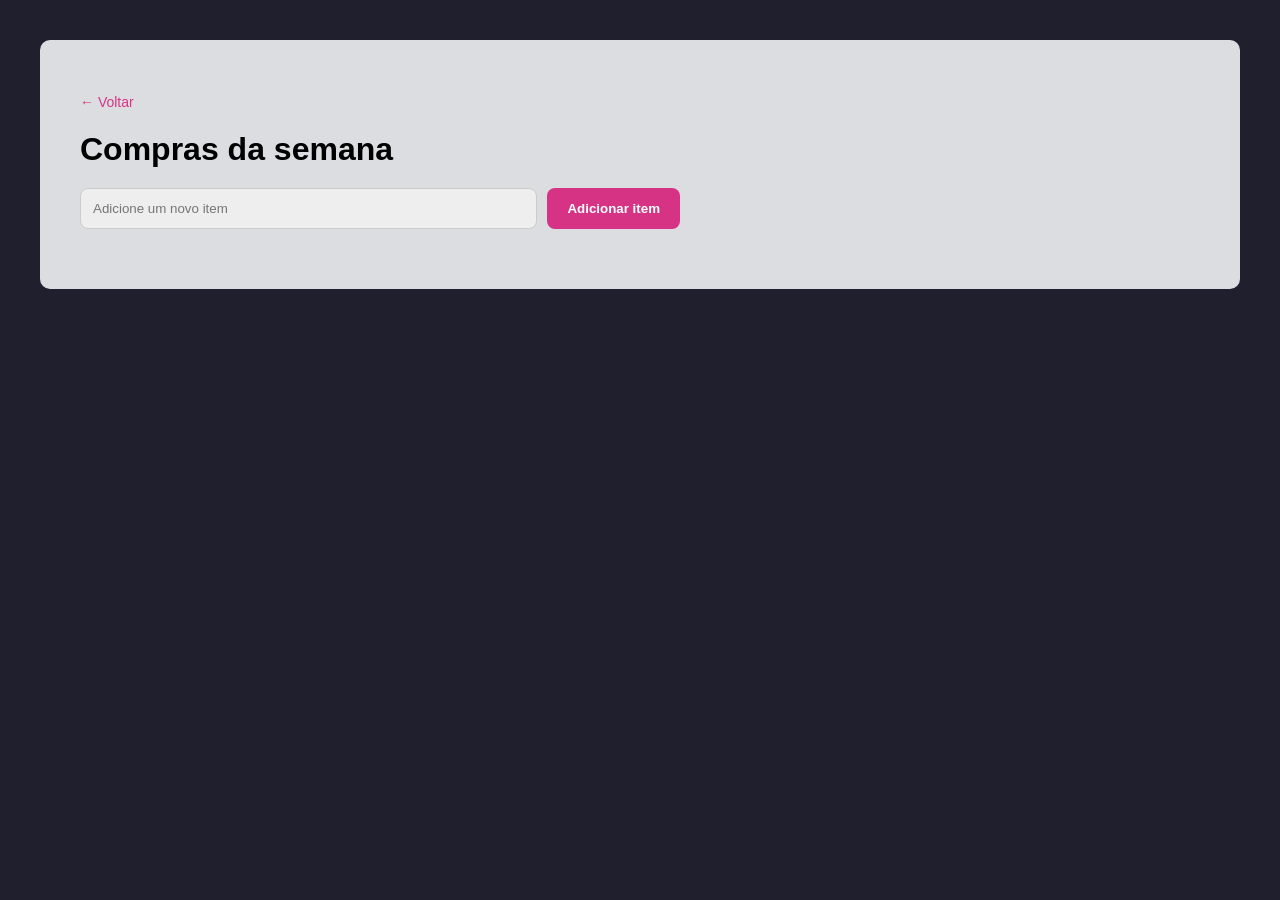
<file: atividade04/index.html>
<!DOCTYPE html>
<html lang="pt-br">
<head>
  <meta charset="UTF-8">
  <meta name="viewport" content="width=device-width, initial-scale=1.0">
  <title>Lista</title>
  <link rel="stylesheet" href="assets/css/style.css">
</head>
<body>

  <div class="wrapper">
    <div class="container">
      <p class="voltar">← Voltar</p>
      <h1>Compras da semana</h1>

      <div class="input-group">
        <input type="text" id="inputItem" placeholder="Adicione um novo item">
        <button id="btnAdd">Adicionar item</button>
      </div>

      <ul id="lista"></ul>

      <div id="toast" class="toast">
        <span>⚠ O item foi removido da lista</span>
        <span onclick="fecharToast()">✕</span>
      </div>
    </div>
  </div>

  <script src="assets/js/java.js"></script>
</body>
</html>
</file>
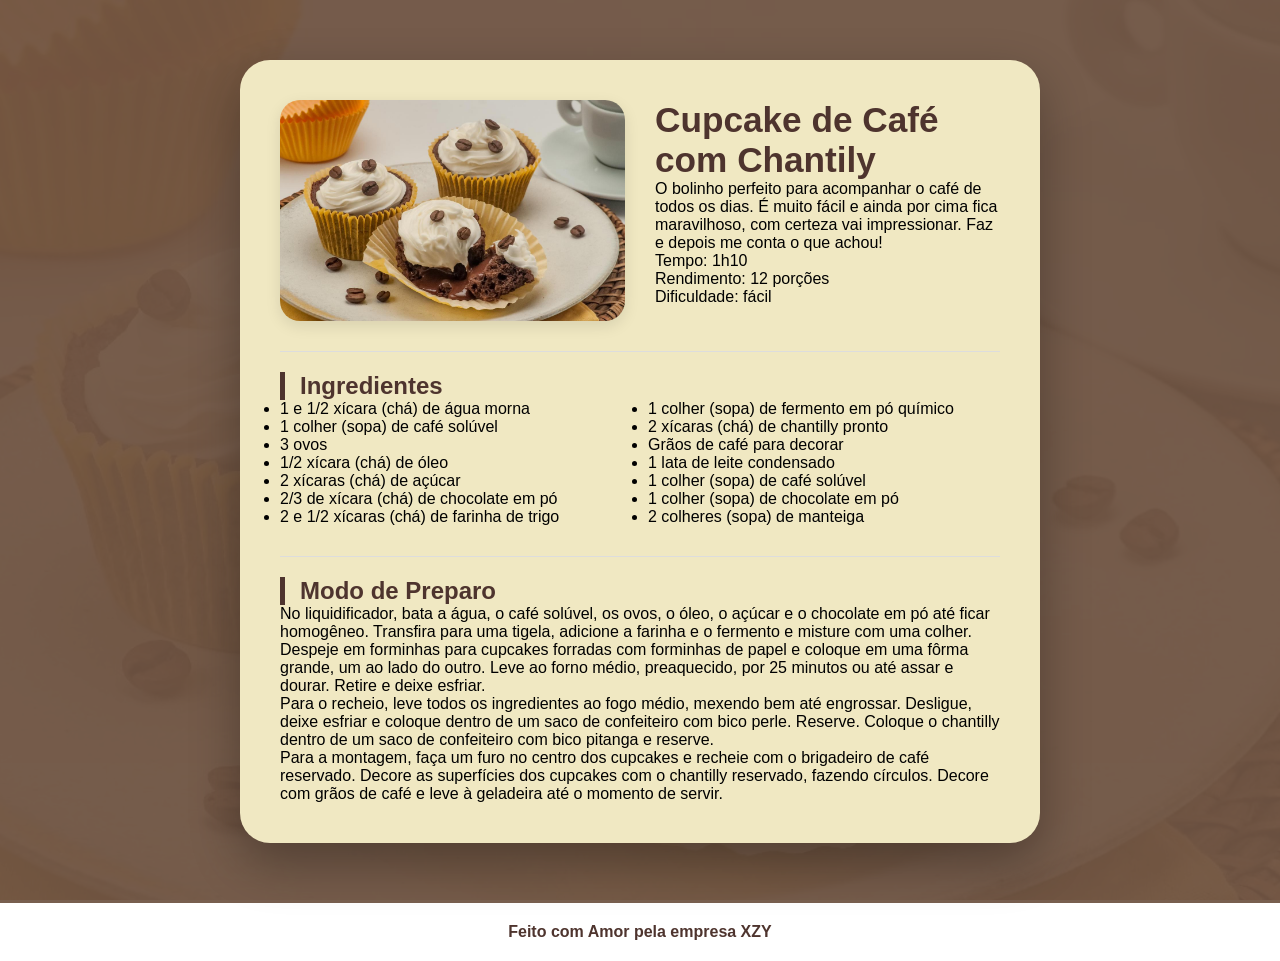
<file: Cupcake-Sueli-Raquel_GuilhermeLadeia/index.html>
<!DOCTYPE html>
<html lang="pt-br">
<head>
    <meta charset="UTF-8">
    <meta name="viewport" content="width=device-width, initial-scale=1.0">
    <title>Receita CupCake</title>

    <link rel="stylesheet" href="assets/css/home.css">
    </head>
<body>
    <main class="principal">
        <img src="assets/img/cupcake.png" alt="" class="background-img">

        <section class="conteudo-conteiner">
            <div class="img-conteiner">
                <img src="assets/img/cupcake.png" alt="" class="cupcake-img">
            </div>

            <div class="descricao-receita">
                <h1>Cupcake de Café com Chantily</h1>
                <p>
                    O bolinho perfeito para acompanhar o café de todos os dias. É muito fácil e ainda por cima fica maravilhoso, 
                    com certeza vai impressionar. Faz e depois me conta o que achou!
                </p>
                
                <p>Tempo: 1h10</p>
                <p>Rendimento: 12 porções</p>
                <p>Dificuldade: fácil</p>
            </div>

            <div class="ingredientes">
                <h2>Ingredientes</h2>
                <ul>
                    <li>1 e 1/2 xícara (chá) de água morna</li>
                    <li>1 colher (sopa) de café solúvel</li>
                    <li>3 ovos</li>
                    <li>1/2 xícara (chá) de óleo</li>
                    <li>2 xícaras (chá) de açúcar</li>
                    <li>2/3 de xícara (chá) de chocolate em pó</li>
                    <li>2 e 1/2 xícaras (chá) de farinha de trigo</li>
                    <li>1 colher (sopa) de fermento em pó químico</li>
                    <li>2 xícaras (chá) de chantilly pronto</li>
                    <li>Grãos de café para decorar</li>
                    <li>1 lata de leite condensado</li>
                    <li>1 colher (sopa) de café solúvel</li>
                    <li>1 colher (sopa) de chocolate em pó</li>
                    <li>2 colheres (sopa) de manteiga</li>
                </ul>    
            </div>

            <div class="modo-preparo">
                <h2>Modo de Preparo</h2>

                <p>
                    No liquidificador, bata a água, o café solúvel, os ovos, o óleo, o açúcar e o chocolate em pó até ficar homogêneo. 
                    Transfira para uma tigela, adicione a farinha e o fermento e misture com uma colher. 
                    Despeje em forminhas para cupcakes forradas com forminhas de papel e coloque em uma fôrma grande,
                    um ao lado do outro. Leve ao forno médio, preaquecido, por 25 minutos ou até assar e dourar. 
                    Retire e deixe esfriar. 
                </p>
                <p>
                    Para o recheio, leve todos os ingredientes ao fogo médio, mexendo bem até engrossar. 
                    Desligue, deixe esfriar e coloque dentro de um saco de confeiteiro com bico perle. Reserve. 
                    Coloque o chantilly dentro de um saco de confeiteiro com bico pitanga e reserve. 
                </p>
                <p>
                    Para a montagem, faça um furo no centro dos cupcakes e recheie com o brigadeiro de café reservado. 
                    Decore as superfícies dos cupcakes com o chantilly reservado, fazendo círculos. 
                    Decore com grãos de café e leve à geladeira até o momento de servir.
                </p>
            </div>
        </section>
    </main>

    <footer><p>Feito com Amor pela empresa XZY</p></footer>
</body>
</html>
</file>
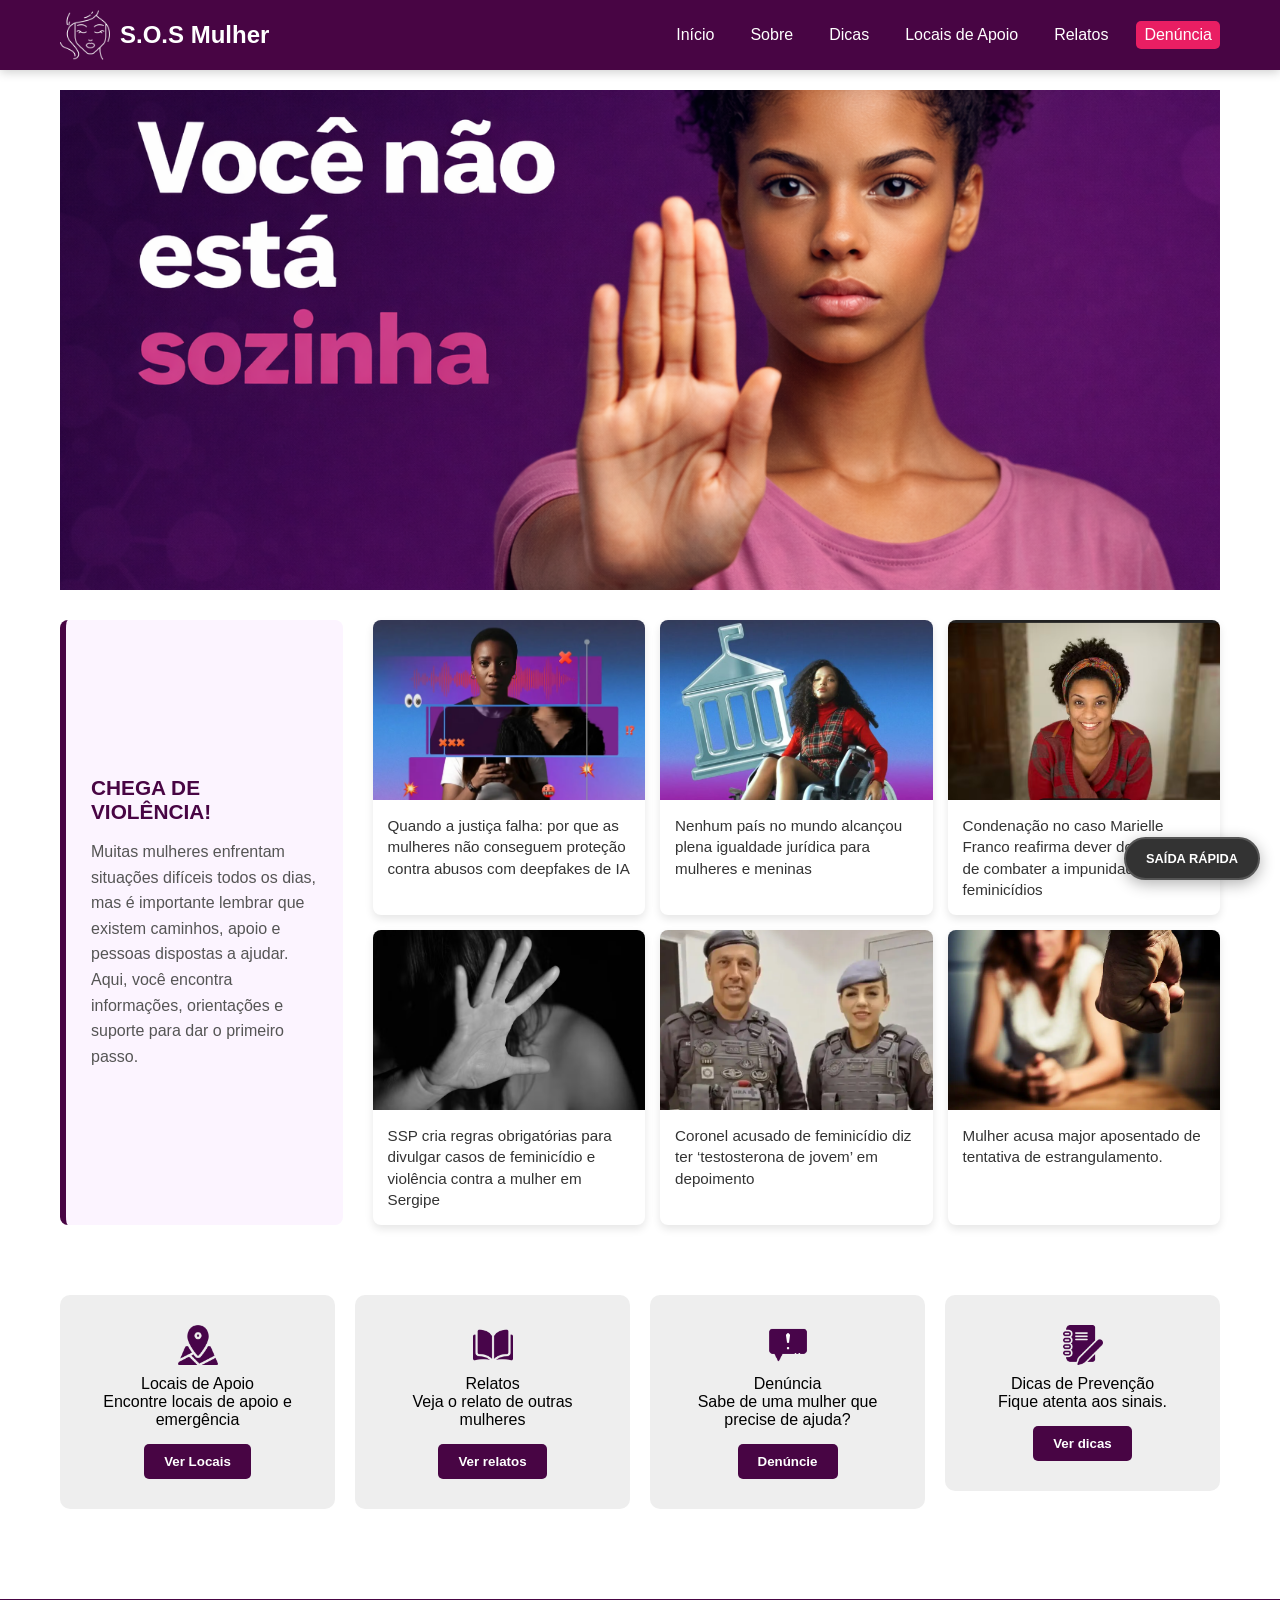
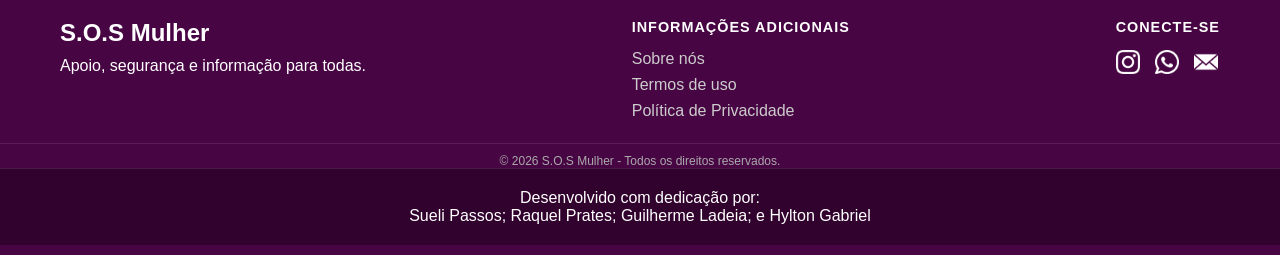
<file: projeto_final_desenvolvimento_frontend_armazenamento/index.html>
<!DOCTYPE html>
<html lang="pt-br">
<head>
    <meta charset="UTF-8">
    <meta name="viewport" content="width=device-width, initial-scale=1.0">

    <title>S.O.S Mulher</title>

    <link rel="stylesheet" href="assets/css/header.css">
    <link rel="stylesheet" href="assets/css/inicio.css">
    <link rel="stylesheet" href="assets/css/footer.css">


    <script src="assets/js/include.js" defer></script>
</head>
<body>
    <header class="nav-bar-conteiner">
        <nav class="nav-bar">
            <div class="logo-box">
                <img src="assets/img/icon/rosto.png" alt="Ícone S.O.S Mulher" class="logo-img">
                <p>S.O.S Mulher</p>
            </div>

            <div class="nav-links">
                <a href="index.html">Início</a>
                <a href="components/sobre.html">Sobre</a>
                <a href="components/dicas.html">Dicas</a>
                <a href="components/locais-de-apoio.html">Locais de Apoio</a>
                <a href="components/relatos.html">Relatos</a>
                <a href="components/denuncia.html" class="destaque-texto">Denúncia</a>
            </div>
        </nav>
    </header>
    
    <main class="main-conteiner">
        <img src="assets/img/panel/main-panel.png" alt="" class="main-panel">

        <div class="noticias-conteiner">
            <div class="noticias-box">
                <img src="assets/img/panel/noticia01.png" alt="">
                <p>Quando a justiça falha: por que as mulheres não conseguem proteção contra abusos com deepfakes de IA</p>
            </div>

            <div class="noticias-box">
                <img src="assets/img/panel/noticia02.png" alt="">
                <p>Nenhum país no mundo alcançou plena igualdade jurídica para mulheres e meninas</p>
            </div>

            <div class="noticias-box">
                <img src="assets/img/panel/noticia03.png" alt="">
                <p>Condenação no caso Marielle Franco reafirma dever do Estado de combater a impunidade nos feminicídios</p>
            </div>

            <div class="noticias-box">
                <img src="assets/img/panel/noticia04.png" alt="">
                <p>SSP cria regras obrigatórias para divulgar casos de feminicídio e violência contra a mulher em Sergipe</p>
            </div>

            <div class="noticias-box">
                <img src="assets/img/panel/noticia05.png" alt="">
                <p>Coronel acusado de feminicídio diz ter ‘testosterona de jovem’ em depoimento </p>
            </div>

            <div class="noticias-box">
                <img src="assets/img/panel/noticia06.png" alt="">
                <p>Mulher acusa major aposentado de tentativa de estrangulamento.</p>
            </div>
        </div>

        <div class="alerta">
            <h4>Chega de violência!</h4>
            <p>Muitas mulheres enfrentam situações difíceis todos os dias, mas é importante lembrar que existem caminhos, apoio e pessoas dispostas a ajudar. Aqui, você encontra informações, orientações e suporte para dar o primeiro passo.</p>
        </div>

        <div class="funcoes-conteiner">
            <div class="funcoes-box">
                <span>
                    <img src="assets/img/icon/mapa.png" alt=""> Locais de Apoio
                    <p>Encontre locais de apoio e emergência</p>
                    <a href="components/locais-de-apoio.html"><button>Ver Locais</button></a>
                </span>
            </div>

            <div class="funcoes-box">
                <span>
                    <img src="assets/img/icon/livro-aberto.png" alt=""> Relatos
                    <p>Veja o relato de outras mulheres</p>
                    <a href="components/relatos.html"><button>Ver relatos</button></a>
                </span>
            </div>

            <div class="funcoes-box">
                <span>
                    <img src="assets/img/icon/comentario.png" alt=""> Denúncia
                    <p>Sabe de uma mulher que precise de ajuda?</p>
                    <a href="components/denuncia.html"><button>Denúncie</button></a>
                </span>
            </div>

            <div class="funcoes-box">
                <span>
                    <img src="assets/img/icon/caderno.png" alt=""> Dicas de Prevenção
                    <p>Fique atenta aos sinais.</p>
                    <a href="components/dicas.html"><button>Ver dicas</button></a>
                </span>
            </div>
        </div>
    </main>

    <footer class="footer-container">
        <div class="footer-content">
            <div class="footer-logo">
                <h3>S.O.S Mulher</h3>
                <p>Apoio, segurança e informação para todas.</p>
            </div>

            <div class="footer-links">
                <h4>Informações adicionais</h4>
                <a href="components/sobre.html">Sobre nós</a>
                <a href="#">Termos de uso</a>
                <a href="#">Política de Privacidade</a>
            </div>

            <div class="footer-social">
                <h4>Conecte-se</h4>
                <div class="social-icons">
                    <a href="#"><img src="assets/img/icon/instagram.png" alt="Instagram"></a>
                    <a href="#"><img src="assets/img/icon/whatsapp.png" alt="WhatsApp"></a>
                    <a href="#"><img src="assets/img/icon/mail.png" alt="Email"></a>
                </div>
            </div>
        </div>
        
        <div class="footer-bottom">
            <p>&copy; 2026 S.O.S Mulher - Todos os direitos reservados.</p>
        </div>

        <section class="creditos-finais">
            <div class="dev-container">
                <p>Desenvolvido com dedicação por:</p>
                <div class="nomes">
                    <span>Sueli Passos;</span>
                    <span>Raquel Prates;</span>
                    <span>Guilherme Ladeia; e</span>
                    <span>Hylton Gabriel</span>
                </div>
            </div>
        </section>
    </footer>

    <a href="https://www.sephora.com.br" class="btn-saida-rapida" title="Sair rapidamente">SAÍDA RÁPIDA</a>
</body>
</html>
</file>
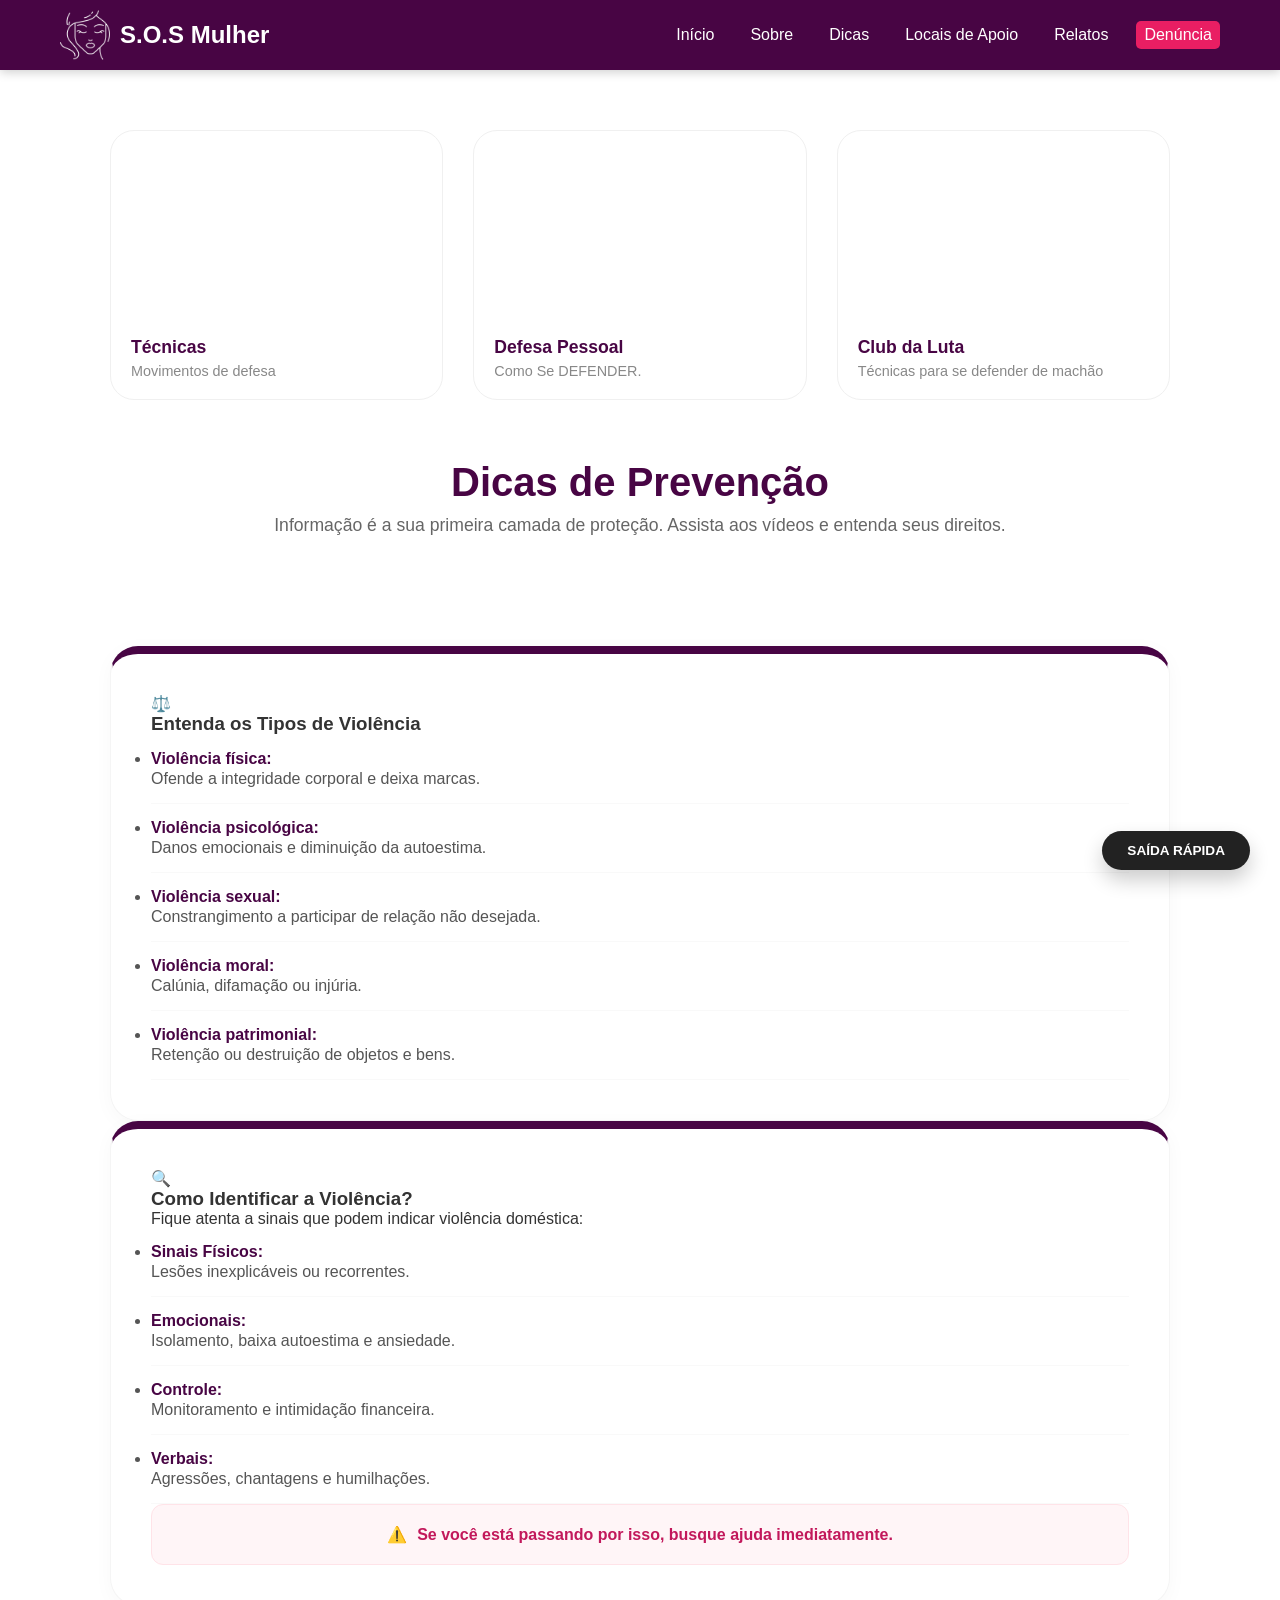
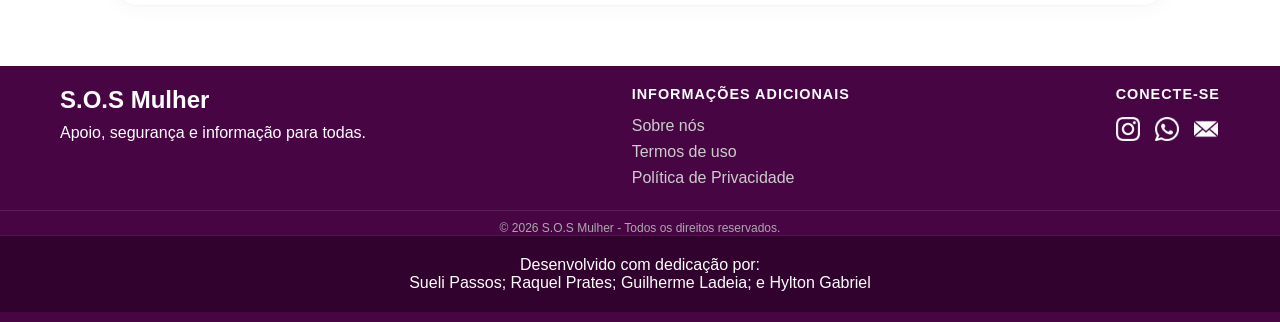
<file: projeto_final_desenvolvimento_frontend_armazenamento/components/dicas.html>
<!DOCTYPE html>
<html lang="pt-br">
<head>
    <meta charset="UTF-8">
    <meta name="viewport" content="width=device-width, initial-scale=1.0">
    <title>Document</title>

    <link rel="stylesheet" href="../assets/css/dicas.css">
    <link rel="stylesheet" href="../assets/css/header.css">
    <link rel="stylesheet" href="../assets/css/footer.css">

    <script src="../assets/js/include.js" defer></script>
</head>
<body>
    <div data-include="../components/header.html"></div>

    <main class="main-content">
        <div class="videos-grid">
            <div class="video-card">
                <div class="video-wrapper">
                    <iframe width="560" height="315" src="https://www.youtube.com/embed/PcIUq256Lts?si=F9e1u6zQalpfuZDM" title="YouTube video player" frameborder="0" allow="accelerometer; autoplay; clipboard-write; encrypted-media; gyroscope; picture-in-picture; web-share" referrerpolicy="strict-origin-when-cross-origin" allowfullscreen></iframe>
                </div>
                <div class="video-info">
                    <h4>Técnicas</h4>
                    <p>Movimentos de defesa</p>
                </div>
            </div>

            <div class="video-card">
                <div class="video-wrapper">
                    <iframe width="560" height="315" src="https://www.youtube.com/embed/O0RvI0jnGEc?si=_BAqq7C_WlUpwTm8" title="YouTube video player" frameborder="0" allow="accelerometer; autoplay; clipboard-write; encrypted-media; gyroscope; picture-in-picture; web-share" referrerpolicy="strict-origin-when-cross-origin" allowfullscreen></iframe>                
                </div>
                <div class="video-info">
                    <h4>Defesa Pessoal</h4>
                    <p>Como Se DEFENDER.</p>
                </div>
            </div>

            <div class="video-card">
                <div class="video-wrapper">
                    <iframe width="560" height="315" src="https://www.youtube.com/embed/O7iXuFmVFJM?si=KaPah670aFrLH3ci" title="YouTube video player" frameborder="0" allow="accelerometer; autoplay; clipboard-write; encrypted-media; gyroscope; picture-in-picture; web-share" referrerpolicy="strict-origin-when-cross-origin" allowfullscreen></iframe>
                </div>
                <div class="video-info">
                    <h4>Club da Luta</h4>
                    <p>Técnicas para se defender de machão</p>
                </div>
            </div>
        </div>

        <section class="intro-section">
            <h1>Dicas de Prevenção</h1>
            <p class="subtitle">Informação é a sua primeira camada de proteção. Assista aos vídeos e entenda seus direitos.</p>
        </section>

        <div class="videos-grid">
            </div>

        <div class="info-container">
            <div class="info-card">
                <div class="card-header">
                    <span class="icon">⚖️</span>
                    <h3>Entenda os Tipos de Violência</h3>
                </div>
                <ul>
                    <li><strong>Violência física:</strong> Ofende a integridade corporal e deixa marcas.</li>
                    <li><strong>Violência psicológica:</strong> Danos emocionais e diminuição da autoestima.</li>
                    <li><strong>Violência sexual:</strong> Constrangimento a participar de relação não desejada.</li>
                    <li><strong>Violência moral:</strong> Calúnia, difamação ou injúria.</li>
                    <li><strong>Violência patrimonial:</strong> Retenção ou destruição de objetos e bens.</li>
                </ul>
            </div>

            <div class="info-card highlight">
                <div class="card-header">
                    <span class="icon">🔍</span>
                    <h3>Como Identificar a Violência?</h3>
                </div>
                <p>Fique atenta a sinais que podem indicar violência doméstica:</p>
                <ul>
                    <li><strong>Sinais Físicos:</strong> Lesões inexplicáveis ou recorrentes.</li>
                    <li><strong>Emocionais:</strong> Isolamento, baixa autoestima e ansiedade.</li>
                    <li><strong>Controle:</strong> Monitoramento e intimidação financeira.</li>
                    <li><strong>Verbais:</strong> Agressões, chantagens e humilhações.</li>
                </ul>
                <div class="alerta-ajuda">
                    <span>⚠️</span> Se você está passando por isso, busque ajuda imediatamente.
                </div>
            </div>
        </div>
    </main>

    <div data-include="../components/footer.html"></div>

    <a href="https://www.sephora.com.br" class="btn-saida-rapida" title="Sair rapidamente">SAÍDA RÁPIDA</a>
</body>
</html>
</file>
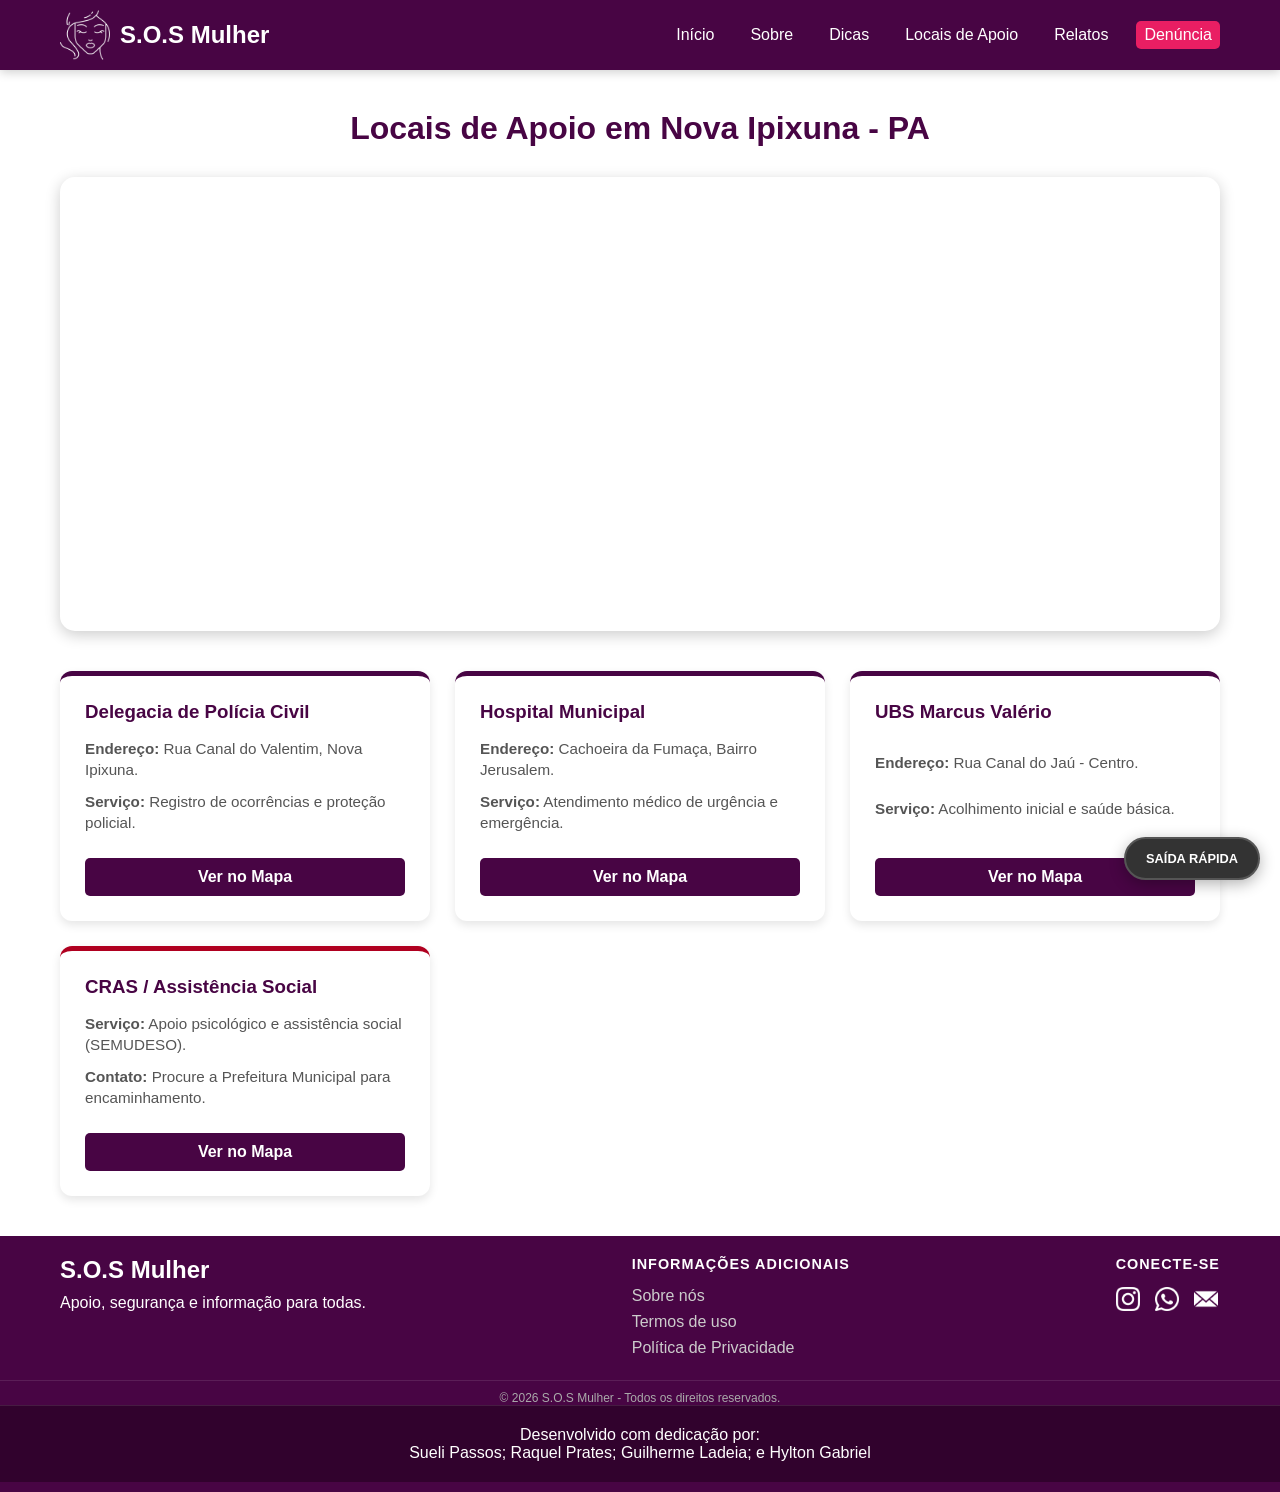
<file: projeto_final_desenvolvimento_frontend_armazenamento/components/locais-de-apoio.html>
<!DOCTYPE html>
<html lang="pt-br">
<head>
    <meta charset="UTF-8">
    <meta name="viewport" content="width=device-width, initial-scale=1.0">
    <title>Locais de Apoio - S.O.S Mulher</title>
    <link rel="stylesheet" href="../assets/css/header.css">
    <link rel="stylesheet" href="../assets/css/locais.css">
    <link rel="stylesheet" href="../assets/css/footer.css">
    <script src="../assets/js/include.js" defer></script>
</head>
<body>
    <div data-include="../components/header.html"></div>

    <main class="main-content">
        <h1>Locais de Apoio em Nova Ipixuna - PA</h1>

        <div class="mapa-conteiner">
            <iframe 
                src="https://www.google.com/maps/embed?pb=!1m18!1m12!1m3!1d15918.42337626966!2d-49.3364654!3d-4.0991956!2m3!1f0!2f0!3f0!3m2!1i1024!2i768!4f13.1!3m3!1m2!1s0x9292dd4ec2117971%3A0x2aa033b0a3d78e92!2sNova%20Ipixuna%2C%20PA!5e0!3m2!1spt-BR!2sbr!4v1715600000000!5m2!1spt-BR!2sbr" 
                width="100%" height="450" style="border:0;" allowfullscreen="" loading="lazy" referrerpolicy="no-referrer-when-downgrade">
            </iframe>
        </div>

        <div class="locais-grid">
            <div class="local-card">
                <h3>Delegacia de Polícia Civil</h3>
                <p><strong>Endereço:</strong> Rua Canal do Valentim, Nova Ipixuna.</p>
                <p><strong>Serviço:</strong> Registro de ocorrências e proteção policial.</p>
                <a href="https://www.google.com/maps/search/Delegacia+Nova+Ipixuna" target="_blank" class="btn-mapa">Ver no Mapa</a>
            </div>

            <div class="local-card">
                <h3>Hospital Municipal</h3>
                <p><strong>Endereço:</strong> Cachoeira da Fumaça, Bairro Jerusalem.</p>
                <p><strong>Serviço:</strong> Atendimento médico de urgência e emergência.</p>
                <a href="https://www.google.com/maps/search/Hospital+Municipal+Nova+Ipixuna" target="_blank" class="btn-mapa">Ver no Mapa</a>
            </div>

            <div class="local-card">
                <h3>UBS Marcus Valério</h3>
                <p><strong>Endereço:</strong> Rua Canal do Jaú - Centro.</p>
                <p><strong>Serviço:</strong> Acolhimento inicial e saúde básica.</p>
                <a href="https://www.google.com/maps/search/UBS+Marcus+Valerio+Nova+Ipixuna" target="_blank" class="btn-mapa">Ver no Mapa</a>
            </div>

            <div class="local-card destaque-cras">
                <h3>CRAS / Assistência Social</h3>
                <p><strong>Serviço:</strong> Apoio psicológico e assistência social (SEMUDESO).</p>
                <p><strong>Contato:</strong> Procure a Prefeitura Municipal para encaminhamento.</p>
                <a href="https://www.google.com/maps/search/Prefeitura+Nova+Ipixuna" target="_blank" class="btn-mapa">Ver no Mapa</a>
            </div>
        </div>
    </main>

    <div data-include="../components/footer.html"></div>

    <a href="https://www.sephora.com.br" class="btn-saida-rapida" title="Sair rapidamente">SAÍDA RÁPIDA</a>
</body>
</html>
</file>
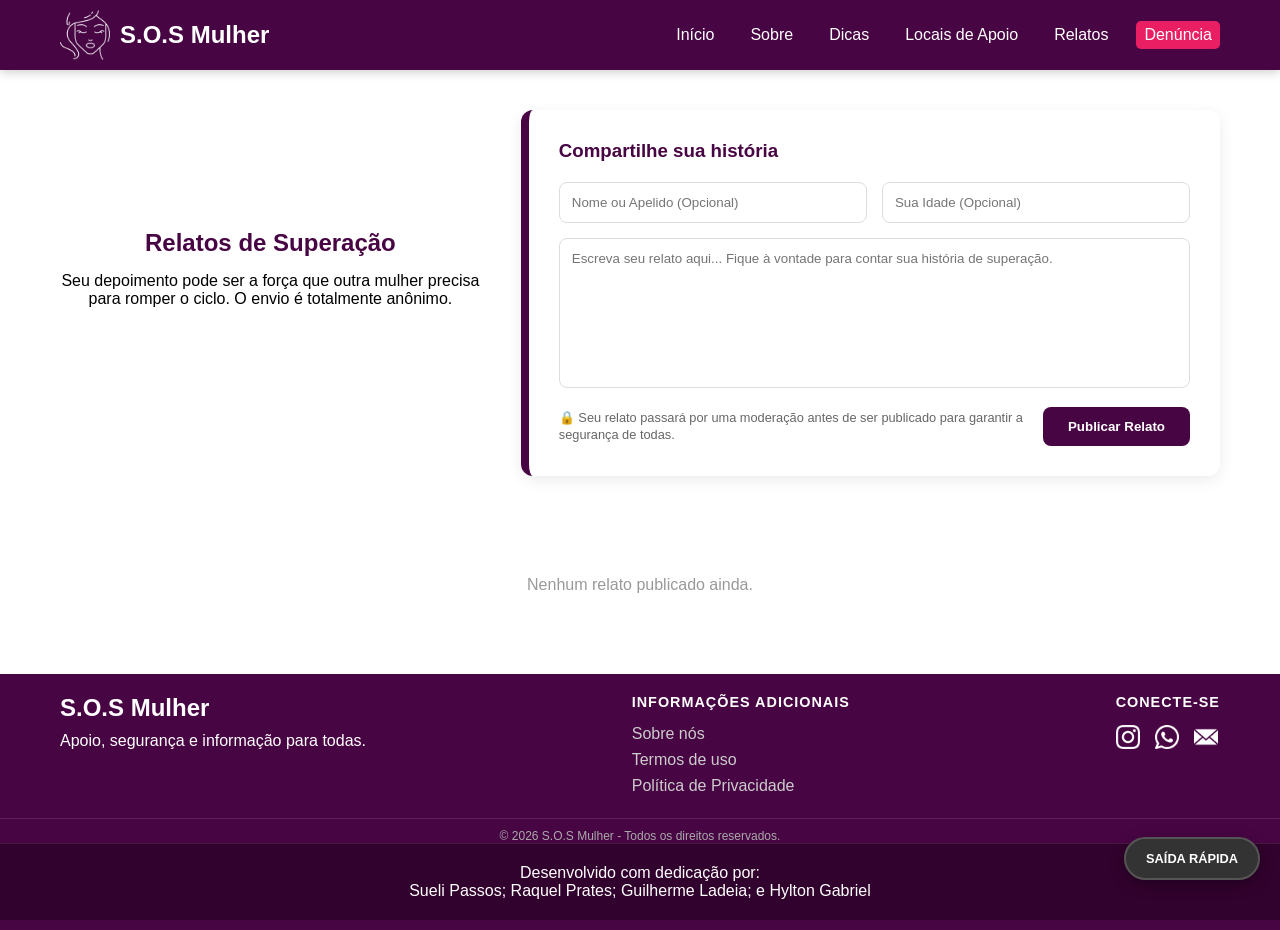
<file: projeto_final_desenvolvimento_frontend_armazenamento/components/relatos.html>
<!DOCTYPE html>
<html lang="pt-br">
<head>
    <meta charset="UTF-8">
    <meta name="viewport" content="width=device-width, initial-scale=1.0">
    <title>Relatos - S.O.S Mulher</title>
    <link rel="stylesheet" href="../assets/css/header.css">
    <link rel="stylesheet" href="../assets/css/relatos.css">
    <link rel="stylesheet" href="../assets/css/footer.css">
    <script src="../assets/js/include.js" defer></script>
</head>
<body>
    <div data-include="../components/header.html"></div>

    <main class="main-content">
        <section class="sessao-envio">
            <div class="introducao-relatos">
                <h1>Relatos de Superação</h1>
                <p>Seu depoimento pode ser a força que outra mulher precisa para romper o ciclo. O envio é totalmente anônimo.</p>
            </div>

            <div class="formulario-box">
                <h3>Compartilhe sua história</h3>
                <form id="formRelato"> <div class="input-grupo">
                        <input type="text" placeholder="Nome ou Apelido (Opcional)" id="nome">
                        <input type="text" placeholder="Sua Idade (Opcional)" id="idade">
                    </div>
                    
                    <textarea id="texto" placeholder="Escreva seu relato aqui... Fique à vontade para contar sua história de superação." required></textarea>
                    
                    <div class="form-footer">
                        <p class="aviso-privacidade">🔒 Seu relato passará por uma moderação antes de ser publicado para garantir a segurança de todas.</p>
                        <button type="submit" class="btn-enviar">Publicar Relato</button>
                    </div>
                </form>
            </div>
        </section>

        <div id="lista-relatos" class="relatos-grid"></div>
    </main>

    <div data-include="../components/footer.html"></div>

    <a href="https://www.sephora.com.br" class="btn-saida-rapida" title="Sair rapidamente">SAÍDA RÁPIDA</a>

    <script src="../assets/js/relatos.js" defer></script>
</body>
</html>
</file>
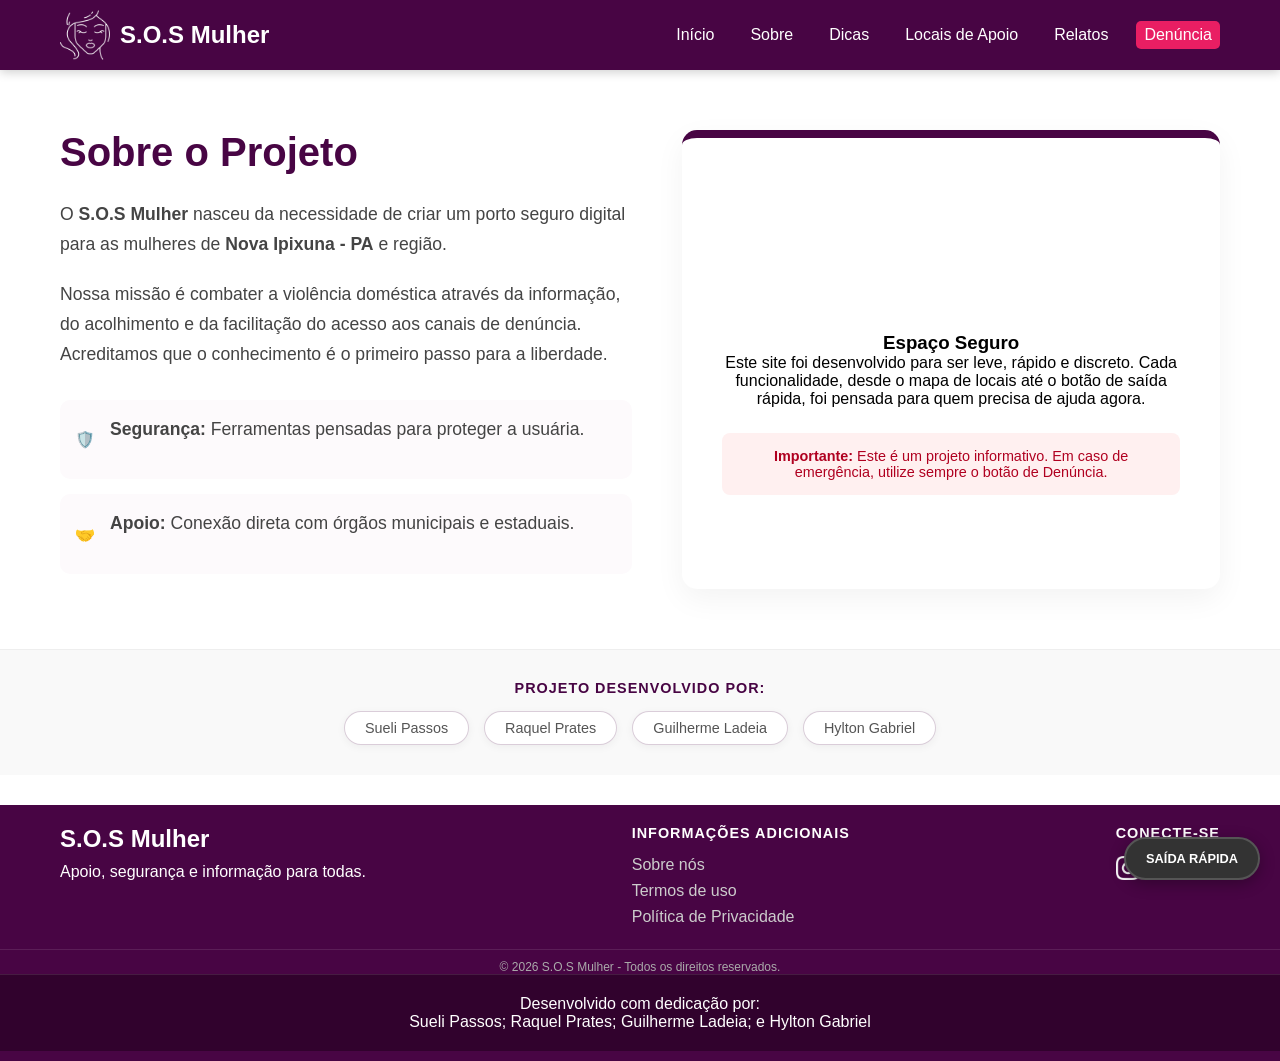
<file: projeto_final_desenvolvimento_frontend_armazenamento/components/sobre.html>
<!DOCTYPE html>
<html lang="pt-br">
<head>
    <meta charset="UTF-8">
    <meta name="viewport" content="width=device-width, initial-scale=1.0">
    <title>Sobre - S.O.S Mulher</title>
    <link rel="stylesheet" href="../assets/css/header.css">
    <link rel="stylesheet" href="../assets/css/sobre.css">
    <link rel="stylesheet" href="../assets/css/footer.css">
    <script src="../assets/js/include.js" defer></script>
</head>
<body>
    <div data-include="../components/header.html"></div>

    <main class="main-content">
        <section class="sobre-container">
            <div class="sobre-texto">
                <h1>Sobre o Projeto</h1>
                <p>O <strong>S.O.S Mulher</strong> nasceu da necessidade de criar um porto seguro digital para as mulheres de <strong>Nova Ipixuna - PA</strong> e região.</p>
                <p>Nossa missão é combater a violência doméstica através da informação, do acolhimento e da facilitação do acesso aos canais de denúncia. Acreditamos que o conhecimento é o primeiro passo para a liberdade.</p>
                
                <div class="valores">
                    <div class="valor-item">
                        <span>🛡️</span>
                        <p><strong>Segurança:</strong> Ferramentas pensadas para proteger a usuária.</p>
                    </div>
                    <div class="valor-item">
                        <span>🤝</span>
                        <p><strong>Apoio:</strong> Conexão direta com órgãos municipais e estaduais.</p>
                    </div>
                </div>
            </div>

            <div class="sobre-card">
                <img src="../assets/img/icon/rosto.png" alt="Logo S.O.S Mulher" class="logo-sobre">
                <h3>Espaço Seguro</h3>
                <p>Este site foi desenvolvido para ser leve, rápido e discreto. Cada funcionalidade, desde o mapa de locais até o botão de saída rápida, foi pensada para quem precisa de ajuda agora.</p>
                <div class="alerta-box">
                    <p><strong>Importante:</strong> Este é um projeto informativo. Em caso de emergência, utilize sempre o botão de Denúncia.</p>
                </div>
            </div>
        </section>
    </main>

    <section class="creditos-desenvolvimento">
        <div class="container-creditos">
            <p>Projeto desenvolvido por:</p>
            <div class="dev-nomes">
                <span class="dev-card">Sueli Passos</span>
                <span class="dev-card">Raquel Prates</span>
                <span class="dev-card">Guilherme Ladeia</span>
                <span class="dev-card">Hylton Gabriel</span>
            </div>
        </div>
    </section>

    <div data-include="../components/footer.html"></div>

    <a href="https://www.sephora.com.br" class="btn-saida-rapida" title="Sair rapidamente">SAÍDA RÁPIDA</a>
</body>
</html>
</file>
<file: atividade04/assets/css/style.css>
body {
  margin: 0;
  padding: 0;
  font-family: Arial, sans-serif;
  background: #1f1f2e;
}

.wrapper {
  background: #dcdde1;
  margin: 40px;
  padding: 40px;
  border-radius: 10px;
}

.container {
  max-width: 600px;
}

.voltar {
  color: #d63384;
  font-size: 14px;
  margin-bottom: 10px;
  cursor: pointer;
}

h1 {
  margin-bottom: 20px;
}

.input-group {
  display: flex;
  gap: 10px;
  margin-bottom: 20px;
}

input {
  flex: 1;
  padding: 12px;
  border-radius: 8px;
  border: 1px solid #ccc;
  background: #eee;
}

button {
  background: #d63384;
  color: white;
  border: none;
  padding: 12px 20px;
  border-radius: 8px;
  cursor: pointer;
  font-weight: bold;
}

ul {
  list-style: none;
  padding: 0;
}

li {
  background: #f1f2f6;
  padding: 12px;
  border-radius: 10px;
  margin-bottom: 10px;
  display: flex;
  justify-content: space-between;
  align-items: center;
}

.item-left {
  display: flex;
  align-items: center;
  gap: 10px;
}

.remover {
  cursor: pointer;
  opacity: 0.6;
}

.remover:hover {
  opacity: 1;
}

.toast {
  background: #dc3545;
  color: white;
  padding: 12px 16px;
  border-radius: 8px;
  margin-top: 20px;
  display: none;
  justify-content: space-between;
  align-items: center;
}

@media (max-width: 600px) {
  .wrapper {
    margin: 0;
    border-radius: 0;
  }

  .input-group {
    flex-direction: column;
  }

  button {
    width: 100%;
  }
}
</file>
<file: Cupcake-Sueli-Raquel_GuilhermeLadeia/assets/css/home.css>
:root {
    --cor-principal: #4e342e;
    --cor-detalhe: #d7ccc8;
    --glass-bg: rgba(240, 232, 194, 1);
}

* {
    margin: 0;
    padding: 0;
    box-sizing: border-box;
    font-family: sans-serif; 
}

.principal {
    display: flex;
    justify-content: center;
    padding: 60px 20px;
    
    background: rgba(87, 56, 36, 0.8); 
    min-height: 100vh;
}

.background-img {
    position: fixed;
    top: 0;
    left: 0;
    width: 100%;
    height: 100%;
    object-fit: cover;
    opacity: 0.3; 
    z-index: -1;   
}

.conteudo-conteiner {
    background: rgba(240, 232, 194, 1); 
    backdrop-filter: blur(15px);
    
    max-width: 800px;
    width: 100%;
    padding: 40px;
    border-radius: 30px;
    box-shadow: 0 20px 50px rgba(0, 0, 0, 0.3);
    display: grid;
    grid-template-columns: 1fr 1fr; 
    gap: 30px;
}


.img-conteiner {
    display: flex;
    align-items: center;
    justify-content: center;
}

.cupcake-img {
    width: 100%;
    max-width: 350px;
    border-radius: 20px;
    box-shadow: 0 5px 15px rgba(0,0,0,0.1);
}

.descricao-receita h1 {
    color: var(--cor-principal);
    font-size: 2.2rem;
    margin-top: 0;
}


.ingredientes, .modo-preparo {
    grid-column: span 2; 
    border-top: 1px solid #ddd;
    padding-top: 20px;
}

.ingredientes h2, .modo-preparo h2 {
    color: var(--cor-principal);
    border-left: 5px solid var(--cor-principal);
    padding-left: 15px;
}

ul {
    columns: 2;
}

footer {
    text-align: center;
    padding: 20px;
    color: var(--cor-principal);
    font-weight: bold;
}
</file>
<file: projeto_final_desenvolvimento_frontend_armazenamento/assets/css/header.css>
* {
    margin: 0;
    padding: 0;
    box-sizing: border-box;
    font-family: sans-serif;
}

.nav-bar-conteiner {
    background-color: #480544;
    width: 100%;
    display: flex;
    justify-content: center;
}

.nav-bar {
    width: 100%;
    max-width: 1200px;
    display: flex;
    justify-content: space-between;
    align-items: center;
    padding: 10px 20px;
}

.logo-box {
    display: flex;
    align-items: center;
    gap: 10px; 
}

.logo-img {
    height: 50px; 
    width: auto;
}

.logo-box p {
    color: white;
    font-size: 1.5rem;
    font-weight: bold;
}


.nav-links {
    display: flex;
    align-items: center;
    gap: 20px; 
}

.nav-links a {
    color: white;
    text-decoration: none;
    font-size: 1rem;
    transition: 0.3s;
}

.nav-bar a:hover {
    color: #ffccff; 
}


.destaque-texto {
    background-color: #e91e63;
    padding: 8px 15px;
    border-radius: 5px;
}

.destaque-texto:hover {
    background-color: #c2185b;
    color: white !important;
}

.nav-bar-conteiner {
    background-color: #480544;
    width: 100%;
    display: flex;
    justify-content: center;
    position: sticky; 
    top: 0;
    z-index: 1000; 
    box-shadow: 0 2px 10px rgba(0,0,0,0.2); 
}

.nav-links a {
    color: white;
    text-decoration: none;
    font-size: 1rem;
    transition: all 0.3s ease; 
    padding: 5px 8px;
}

@media (max-width: 768px) {
    .nav-bar {
        flex-direction: column; 
        padding: 15px;
    }

    .nav-links {
        width: 100%;
        justify-content: center;
        flex-wrap: wrap; 
        gap: 10px;
        margin-top: 15px;
    }

    .nav-links a {
        font-size: 0.9rem;
    }
}
</file>
<file: projeto_final_desenvolvimento_frontend_armazenamento/assets/css/inicio.css>
* {
    margin: 0;
    padding: 0;
    box-sizing: border-box;
    font-family: sans-serif;
}

.main-panel {
    width: 100%;
    display: block;
    height: auto;
    max-height: 500px; 
    object-fit: cover; 
}


.main-conteiner {
    max-width: 1200px;
    margin: 0 auto;
    display: grid;
    grid-template-columns: 1fr 3fr; 
    gap: 30px;
    padding: 20px;
    align-items: stretch; 
}

.main-panel {
    grid-column: 1 / -1; 
}

.noticias-conteiner {
    display: grid;
    grid-template-columns: repeat(3, 1fr);
    gap: 15px;
}

.noticias-box {
    background-color: #ffffff; 
    border-radius: 8px;
    overflow: hidden; 
    box-shadow: 0 4px 8px rgba(0, 0, 0, 0.1); 
    display: flex;
    flex-direction: column;
    transition: transform 0.3s ease;
}

.noticias-box:hover {
    transform: translateY(-5px); 
}

.noticias-box img {
    width: 100%;
    height: 180px;
    object-fit: cover; 
}

.noticias-box p {
    padding: 15px;
    font-size: 0.95rem;
    color: #333;
    line-height: 1.4;
    font-weight: 500;
    flex: 1;
}

.alerta {
    background-color: #fcf4ff; 
    padding: 25px;
    border-radius: 8px;
    border-left: 6px solid #480544;
    height: 100%;
    grid-row: 2 / 3; 
    display: flex;
    flex-direction: column;
    justify-content: center; 
}

.alerta h4 {
    color: #480544;
    font-size: 1.3rem;
    margin-bottom: 15px;
    text-transform: uppercase;
}

.alerta p {
    color: #555;
    line-height: 1.6;
}

.funcoes-conteiner {
    grid-column: 1 / -1; 
    display: grid;
    grid-template-columns: repeat(4, 1fr); 
    gap: 20px;
    margin-top: 40px;
    margin-bottom: 40px;
}

.funcoes-box span {
    display: flex;
    flex-direction: column;
    align-items: center;
    text-align: center;
    background: #eee;
    padding: 30px;
    border-radius: 10px;
}

.funcoes-box button {
    margin-top: 15px;
    background-color: #480544;
    color: white;
    border: none;
    padding: 10px 20px;
    cursor: pointer;
    border-radius: 5px;
    font-weight: bold;
    transition: background 0.3s ease, transform 0.2s ease;
}

.funcoes-box button:hover {
    background-color: #6a0b64;
    transform: scale(1.05); 
}

.funcoes-box img {
    height: 40px;
    margin-bottom: 10px;
}

@media (max-width: 768px) {
    .main-conteiner {
        grid-template-columns: 1fr; 
        padding: 10px;
    }

    .noticias-conteiner {
        grid-template-columns: 1fr; 
    }

    .funcoes-conteiner {
        grid-template-columns: 1fr 1fr; 
        gap: 10px;
    }
    
    .main-panel {
        max-height: 250px; 
    }
}

.btn-saida-rapida {
    position: fixed;
    bottom: 20px;
    right: 20px;
    background-color: #333; 
    color: white;
    padding: 12px 20px;
    border-radius: 50px;
    text-decoration: none;
    font-weight: bold;
    font-size: 0.8rem;
    z-index: 10000;
    box-shadow: 0 4px 15px rgba(0,0,0,0.3);
    transition: 0.3s;
    border: 2px solid #555;
}

.btn-saida-rapida:hover {
    background-color: #000;
    transform: scale(1.1);
}

@media (max-width: 768px) {
    .btn-saida-rapida {
        bottom: 15px;
        right: 15px;
        padding: 10px 15px;
        font-size: 0.75rem;
        opacity: 0.9;
    }
}
</file>
<file: projeto_final_desenvolvimento_frontend_armazenamento/assets/css/footer.css>
* {
    margin: 0;
    padding: 0;
    box-sizing: border-box;
    font-family: sans-serif;
}

.footer-container {
    background-color: #480544;
    color: white;
    width: 100%;
    padding: 20px 0 10px 0; 
    margin-top: 30px; 
}

.footer-content {
    max-width: 1200px;
    margin: 0 auto;
    display: flex;
    justify-content: space-between;
    padding: 0 20px;
    flex-wrap: wrap; 
    gap: 30px;
}

.footer-logo h3 {
    font-size: 1.5rem;
    margin-bottom: 10px;
}

.footer-links {
    display: flex;
    flex-direction: column;
}

.footer-links h4, .footer-social h4 {
    margin-bottom: 15px;
    text-transform: uppercase;
    font-size: 0.9rem;
    letter-spacing: 1px;
}

.footer-links a {
    color: #ccc;
    text-decoration: none;
    margin-bottom: 8px;
    transition: 0.3s;
}

.footer-links a:hover {
    color: white;
}

.social-icons {
    display: flex;
    gap: 15px;
}

.social-icons img {
    width: 24px;
    filter: brightness(0) invert(1);
    transition: 0.3s;
}

.footer-bottom {
    text-align: center;
    margin-top: 15px; 
    padding-top: 10px;
    border-top: 1px solid rgba(255, 255, 255, 0.1);
    font-size: 0.75rem;
    color: #aaa;
}

.creditos-finais {
    padding: 20px;
    background-color: #31022d; 
    color: white;
    text-align: center;
    border-top: 1px solid rgba(255,255,255,0.1);
}
</file>
<file: projeto_final_desenvolvimento_frontend_armazenamento/assets/css/dicas.css>
:root {
    --primary-color: #480544;
    --accent-color: #e91e63;
    --text-color: #333;
    --light-bg: #f8f9fa;
    --white: #ffffff;
    --shadow: 0 10px 30px rgba(0, 0, 0, 0.08);
}

.main-content {
    max-width: 1100px;
    margin: 60px auto;
    padding: 0 20px;
    color: var(--text-color);
}

.intro-section {
    text-align: center;
    margin-bottom: 50px;
}

h1 {
    color: var(--primary-color);
    font-size: 2.5rem;
    font-weight: 800;
    margin-bottom: 10px;
}

.subtitle {
    color: #666;
    font-size: 1.1rem;
}

.videos-grid {
    display: grid;
    grid-template-columns: repeat(auto-fit, minmax(300px, 1fr));
    gap: 30px;
    margin-bottom: 60px;
}

.video-card {
    background: var(--white);
    border-radius: 24px;
    overflow: hidden;
    transition: all 0.4s cubic-bezier(0.175, 0.885, 0.32, 1.275);
    border: 1px solid #f0f0f0; 
}

.video-wrapper {
    position: relative;
    padding-bottom: 56.25%;
    height: 0;
    overflow: hidden;
}

.video-wrapper iframe {
    position: absolute;
    top: 0;
    left: 0;
    width: 100%;
    height: 100%;
    border: none;
}

.video-info {
    padding: 20px;
    text-align: left;
}

.video-info h4 {
    color: var(--primary-color);
    margin-bottom: 5px;
    font-size: 1.1rem;
    font-weight: 700;
}

.video-info p {
    color: #888;
    font-size: 0.9rem;
    margin: 0;
}

.video-card:hover {
    transform: translateY(-10px);
    border-color: var(--primary-color);
    box-shadow: 0 20px 40px rgba(72, 5, 68, 0.05); 
}

.info-card {
    background: var(--white);
    padding: 40px;
    border-radius: 28px;
    box-shadow: 0 4px 20px rgba(0,0,0,0.03); 
    border: 1px solid #f5f5f5;
    border-top: 8px solid var(--primary-color); 
}


.info-card li {
    padding: 15px 0;
    border-bottom: 1px solid #f9f9f9;
    color: #555;
}

.info-card li strong {
    display: block; 
    margin-bottom: 2px;
    color: var(--primary-color);
}

/* Alerta de Ajuda Refinado */
.alerta-ajuda {
    margin-top: auto;
    background: #fff5f7;
    border: 1px solid #ffe3e8;
    color: #c2185b;
    padding: 20px;
    border-radius: 12px;
    font-weight: bold;
    text-align: center;
    display: flex;
    align-items: center;
    justify-content: center;
    gap: 10px;
}

/* Saída Rápida Discreta */
.btn-saida-rapida {
    position: fixed;
    bottom: 30px;
    right: 30px;
    background: #222;
    color: #fff;
    padding: 12px 25px;
    border-radius: 100px;
    text-decoration: none;
    font-size: 0.85rem;
    font-weight: 700;
    box-shadow: 0 10px 20px rgba(0,0,0,0.2);
    z-index: 9999;
    transition: 0.3s;
}

.btn-saida-rapida:hover {
    background: var(--accent-color);
    transform: translateY(-3px);
}

@media (max-width: 850px) {
    .info-container {
        grid-template-columns: 1fr;
    }
    
    h1 {
        font-size: 2rem;
    }

    .btn-saida-rapida {
        bottom: 20px;
        right: 20px;
        padding: 10px 20px;
    }
}
</file>
<file: projeto_final_desenvolvimento_frontend_armazenamento/assets/css/locais.css>
.main-content {
    max-width: 1200px;
    margin: 40px auto;
    padding: 0 20px;
}

h1 {
    color: #480544;
    text-align: center;
    margin-bottom: 30px;
}

/* Estilo do Mapa */
.mapa-conteiner {
    width: 100%;
    border-radius: 15px;
    overflow: hidden;
    box-shadow: 0 4px 15px rgba(0,0,0,0.2);
    margin-bottom: 40px;
}

/* Grid de Locais */
.locais-grid {
    display: grid;
    grid-template-columns: repeat(auto-fit, minmax(280px, 1fr));
    gap: 25px;
}

/* Estilo dos Cards (Baseado na sua Home) */
.local-card {
    background: #fff;
    padding: 25px;
    border-radius: 12px;
    box-shadow: 0 4px 10px rgba(0,0,0,0.1);
    border-top: 5px solid #480544;
    display: flex;
    flex-direction: column;
    justify-content: space-between;
}

.local-card h3 {
    color: #480544;
    margin-bottom: 15px;
}

.local-card p {
    font-size: 0.95rem;
    color: #555;
    margin-bottom: 10px;
    line-height: 1.4;
}

/* Botão de Ação */
.btn-mapa {
    display: inline-block;
    margin-top: 15px;
    background-color: #480544;
    color: white;
    text-align: center;
    padding: 10px;
    text-decoration: none;
    border-radius: 5px;
    font-weight: bold;
    transition: 0.3s;
}

.btn-mapa:hover {
    background-color: #6a0b64;
}

.destaque-cras {
    border-top-color: #b00020;
}

.btn-saida-rapida {
    position: fixed;
    bottom: 20px;
    right: 20px;
    background-color: #333; 
    color: white;
    padding: 12px 20px;
    border-radius: 50px;
    text-decoration: none;
    font-weight: bold;
    font-size: 0.8rem;
    z-index: 10000; 
    box-shadow: 0 4px 15px rgba(0,0,0,0.3);
    transition: 0.3s;
    border: 2px solid #555;
}

.btn-saida-rapida:hover {
    background-color: #000;
    transform: scale(1.1);
}

@media (max-width: 768px) {
    .btn-saida-rapida {
        bottom: 15px;
        right: 15px;
        padding: 10px 15px;
        font-size: 0.75rem;
        opacity: 0.9; 
    }
}
</file>
<file: projeto_final_desenvolvimento_frontend_armazenamento/assets/css/relatos.css>
.main-content {
    max-width: 1200px;
    margin: 40px auto;
    padding: 0 20px;
}

.introducao-relatos {
    text-align: center;
    margin-bottom: 50px;
}

h1 {
    color: #480544;
    margin-bottom: 15px;
}

.btn-enviar-relato {
    background-color: #480544;
    color: white;
    border: none;
    padding: 15px 30px;
    border-radius: 30px;
    font-weight: bold;
    cursor: pointer;
    margin-top: 20px;
    transition: 0.3s;
}

.btn-enviar-relato:hover {
    background-color: #6a0b64;
    transform: scale(1.05);
}

.user-anonimo {
    font-weight: bold;
    color: #480544;
}

.relato-card p {
    font-style: italic;
    line-height: 1.6;
    color: #444;
    margin-bottom: 20px;
    flex-grow: 1;
}

.sessao-envio {
    display: flex;
    gap: 40px;
    align-items: stretch;
    margin-bottom: 60px;
}

.introducao-relatos {
    flex: 1;
    display: flex;
    flex-direction: column;
    justify-content: center;
}

.formulario-box {
    flex: 1.5;
    background: #fff;
    padding: 30px;
    border-radius: 12px;
    box-shadow: 0 4px 15px rgba(0,0,0,0.08);
    border-left: 8px solid #480544; 
}

.formulario-box h3 {
    color: #480544;
    margin-bottom: 20px;
}

.input-grupo {
    display: flex;
    gap: 15px;
    margin-bottom: 15px;
}

input, textarea {
    width: 100%;
    padding: 12px;
    border: 1px solid #ddd;
    border-radius: 8px;
    font-family: inherit;
    outline: none;
}

input:focus, textarea:focus {
    border-color: #480544;
}

textarea {
    height: 150px;
    resize: none;
    margin-bottom: 15px;
}

.form-footer {
    display: flex;
    justify-content: space-between;
    align-items: center;
    gap: 20px;
}

.aviso-privacidade {
    font-size: 0.8rem;
    color: #666;
    line-height: 1.3;
}

.btn-enviar {
    background-color: #480544;
    color: white;
    border: none;
    padding: 12px 25px;
    border-radius: 8px;
    font-weight: bold;
    cursor: pointer;
    transition: 0.3s;
    white-space: nowrap;
}

.btn-enviar:hover {
    background-color: #6a0b64;
}

@media (max-width: 768px) {
    .sessao-envio, .sobre-container, .orientacoes-denuncia {
        flex-direction: column;
    }

    .conteudo-box, .formulario-box, .sobre-card {
        width: 100%;
    }
}

.btn-saida-rapida {
    position: fixed;
    bottom: 20px;
    right: 20px;
    background-color: #333;
    color: white;
    padding: 12px 20px;
    border-radius: 50px;
    text-decoration: none;
    font-weight: bold;
    font-size: 0.8rem;
    z-index: 10000; 
    box-shadow: 0 4px 15px rgba(0,0,0,0.3);
    transition: 0.3s;
    border: 2px solid #555;
}

.btn-saida-rapida:hover {
    background-color: #000;
    transform: scale(1.1);
}

@media (max-width: 768px) {
    .btn-saida-rapida {
        bottom: 15px;
        right: 15px;
        padding: 10px 15px;
        font-size: 0.75rem;
        opacity: 0.9;
    }
}

.relato-header {
    display: flex;
    justify-content: space-between;
    margin-bottom: 15px;
    font-size: 0.9rem;
}

.data-relato { color: #999; }

.relato-texto {
    font-style: italic;
    color: #444;
    line-height: 1.6;
    margin-bottom: 20px;
}

.tag-superacao {
    background: #fdf4ff;
    color: #480544;
    padding: 5px 12px;
    border-radius: 20px;
    font-size: 0.8rem;
    font-weight: bold;
}

.relatos-grid {
    width: 100%;
    overflow: hidden; 
    padding: 40px 0;
    position: relative;
    background: transparent;
}

.scroll-track {
    display: flex;
    width: max-content; 
    gap: 30px;
    animation: roletaInfinita 40s linear infinite;
}

.scroll-track:hover {
    animation-play-state: paused;
}

.relato-card {
    width: 350px; 
    flex-shrink: 0; 
    background: #fff;
    padding: 25px;
    border-radius: 20px;
    box-shadow: 0 10px 30px rgba(0,0,0,0.05);
    border-top: 6px solid #480544;
}

/* A Animação Mágica */
@keyframes roletaInfinita {
    0% {
        transform: translateX(0);
    }
    100% {
        transform: translateX(-50%); 
    }
}

/* Ajuste Mobile */
@media (max-width: 768px) {
    .relato-card {
        width: 280px;
    }
    .scroll-track {
        animation-duration: 25s; 
    }
}


.relato-footer-acoes {
    display: flex;
    justify-content: space-between;
    align-items: center;
    margin-top: auto; 
}

.botoes-adm {
    display: flex;
    gap: 10px;
}

.botoes-adm button {
    background: none;
    border: none;
    cursor: pointer;
    font-size: 0.8rem;
    text-decoration: underline;
    transition: 0.3s;
}

.btn-editar { color: #480544; font-weight: bold; }
.btn-excluir { color: #b00020; font-weight: bold; }

.btn-editar:hover, .btn-excluir:hover {
    opacity: 0.7;
    transform: scale(1.05);
}

.relato-card {
    display: flex;
    flex-direction: column;
    min-height: 220px; 
}
</file>
<file: projeto_final_desenvolvimento_frontend_armazenamento/assets/css/sobre.css>
.main-content {
    max-width: 1200px;
    margin: 60px auto;
    padding: 0 20px;
}

.sobre-container {
    display: flex;
    gap: 50px;
    align-items: stretch;
}

.sobre-texto {
    flex: 1;
}

.sobre-texto h1 {
    color: #480544;
    margin-bottom: 25px;
    font-size: 2.5rem;
}

.sobre-texto p {
    font-size: 1.1rem;
    line-height: 1.7;
    color: #444;
    margin-bottom: 20px;
}

.valores {
    margin-top: 30px;
}

.valor-item {
    display: flex;
    align-items: center;
    gap: 15px;
    margin-bottom: 15px;
    background: #fdfafc;
    padding: 15px;
    border-radius: 10px;
}

.sobre-card {
    flex: 0.8;
    background: #fff;
    padding: 40px;
    border-radius: 15px;
    box-shadow: 0 10px 30px rgba(0,0,0,0.05);
    border-top: 8px solid #480544;
    text-align: center;
    display: flex;
    flex-direction: column;
    justify-content: center;
}

.logo-sobre {
    width: 80px;
    margin: 0 auto 20px;
}

.alerta-box {
    margin-top: 25px;
    background: #fff0f0;
    padding: 15px;
    border-radius: 8px;
    color: #b00020;
    font-size: 0.9rem;
}

/* Responsividade */
@media (max-width: 900px) {
    .sobre-container {
        flex-direction: column;
    }
}

.creditos-desenvolvimento {
    background-color: #f9f9f9;
    padding: 30px 0;
    border-top: 1px solid #eee;
    text-align: center;
}

.container-creditos p {
    color: #480544;
    font-weight: bold;
    font-size: 0.9rem;
    margin-bottom: 15px;
    text-transform: uppercase;
    letter-spacing: 1px;
}

.dev-nomes {
    display: flex;
    justify-content: center;
    flex-wrap: wrap;
    gap: 15px;
}

.dev-card {
    background: white;
    padding: 8px 20px;
    border-radius: 20px;
    font-size: 0.9rem;
    color: #555;
    box-shadow: 0 2px 8px rgba(0,0,0,0.05);
    border: 1px solid #48054433;
    transition: 0.3s;
}

.dev-card:hover {
    background: #480544;
    color: white;
    transform: translateY(-3px);
}

@media (max-width: 600px) {
    .dev-nomes {
        flex-direction: column;
        align-items: center;
    }
}

.btn-saida-rapida {
    position: fixed;
    bottom: 20px;
    right: 20px;
    background-color: #333; 
    color: white;
    padding: 12px 20px;
    border-radius: 50px;
    text-decoration: none;
    font-weight: bold;
    font-size: 0.8rem;
    z-index: 10000; 
    box-shadow: 0 4px 15px rgba(0,0,0,0.3);
    transition: 0.3s;
    border: 2px solid #555;
}

.btn-saida-rapida:hover {
    background-color: #000;
    transform: scale(1.1);
}

@media (max-width: 768px) {
    .btn-saida-rapida {
        bottom: 15px;
        right: 15px;
        padding: 10px 15px;
        font-size: 0.75rem;
        opacity: 0.9;
    }
}
</file>
